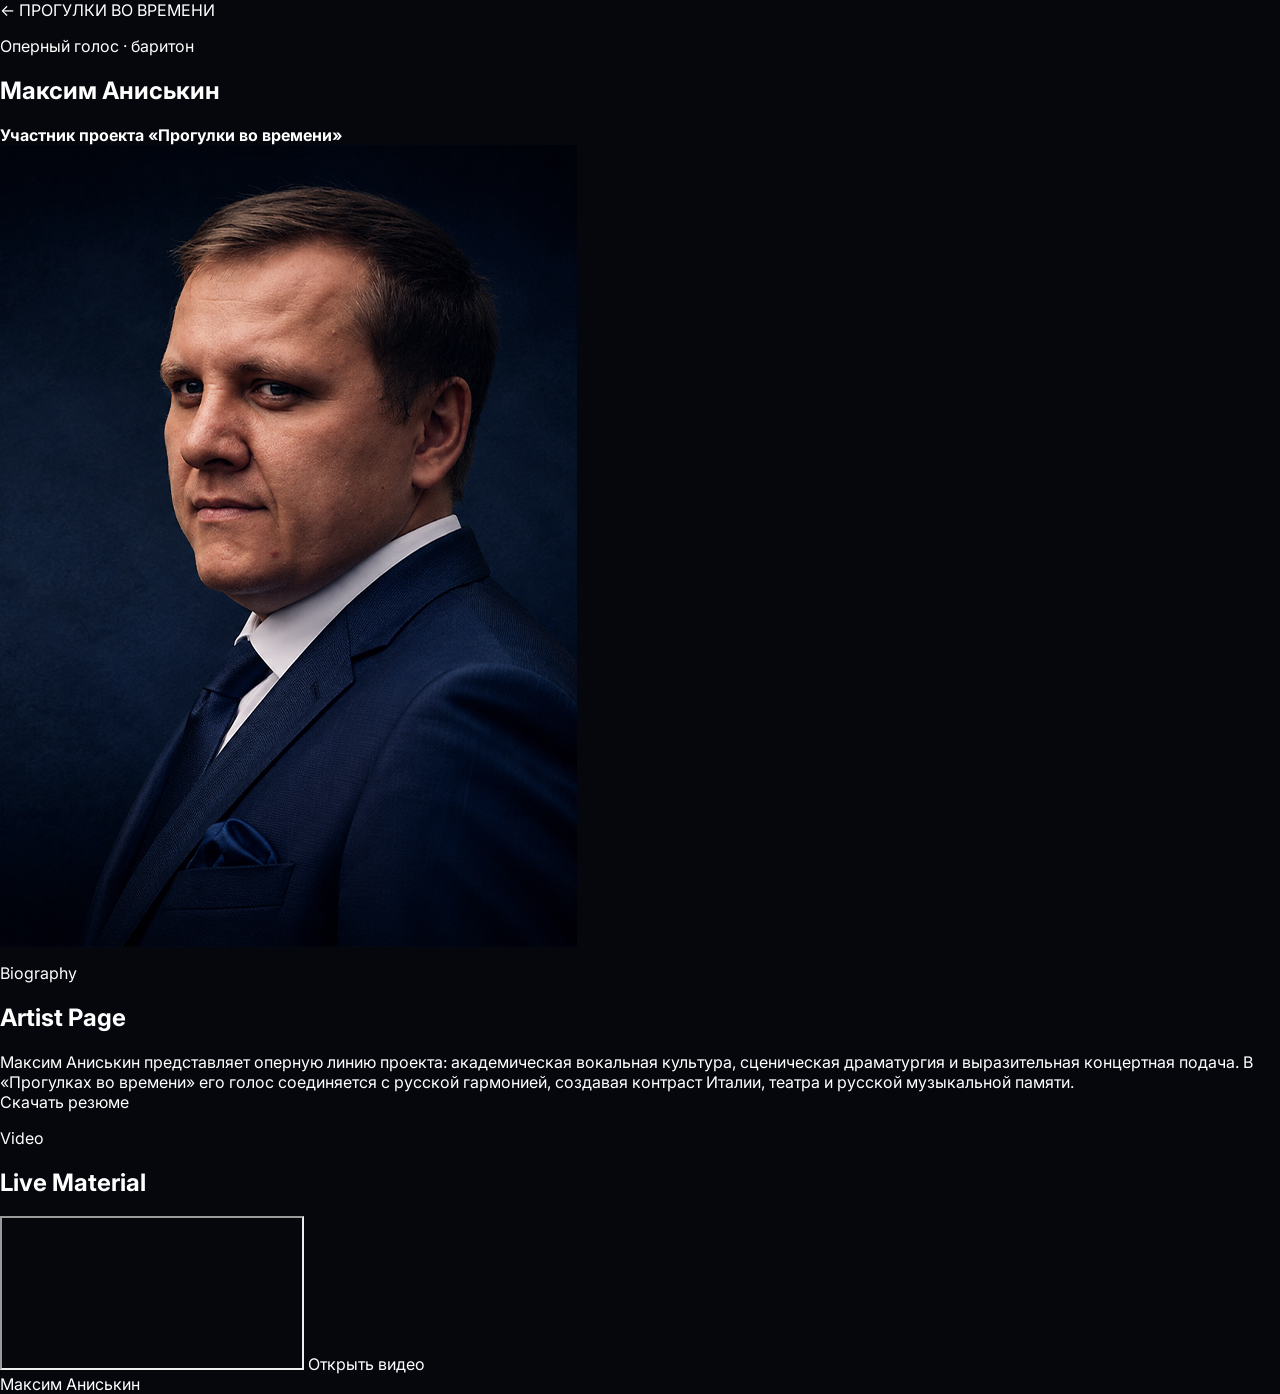
<file: maxim.html>
<!doctype html>
<html lang="ru">
<head>
  <meta charset="utf-8" />
  <meta name="viewport" content="width=device-width, initial-scale=1" />
  <title>Максим Аниськин — Прогулки во времени</title>
  <link rel="preconnect" href="https://fonts.googleapis.com"><link rel="preconnect" href="https://fonts.gstatic.com" crossorigin>
  <link href="https://fonts.googleapis.com/css2?family=Bebas+Neue&family=Cormorant+Garamond:wght@500;600;700&family=Inter:wght@500;700;900&display=swap" rel="stylesheet">
  <link rel="stylesheet" href="assets/css/style.css" />
</head>
<body class="detail-main">
  <a class="back-link" href="index.html#team"><span>←</span> ПРОГУЛКИ ВО ВРЕМЕНИ</a>
  <main>
    <section class="detail-hero">
      <div class="detail-hero-title">
        <p>Оперный голос · баритон</p>
        <h1>Максим Аниськин</h1>
        <strong>Участник проекта «Прогулки во времени»</strong>
      </div>
      <img class="detail-hero-img" src="assets/img/maxim-portrait.jpg" alt="Максим Аниськин">
    </section>
    <section class="detail-bio">
      <div class="detail-bio-inner">
        <p>Biography</p>
        <h2><span>Artist</span> Page</h2>
        <div class="text">Максим Аниськин представляет оперную линию проекта: академическая вокальная культура, сценическая драматургия и выразительная концертная подача. В «Прогулках во времени» его голос соединяется с русской гармонией, создавая контраст Италии, театра и русской музыкальной памяти.</div>
        <a class="download-link" href="assets/docs/maxim-resume.txt" download>Скачать резюме</a>
      </div>
    </section>
    <section class="detail-video">
      <div class="detail-bio-inner">
        <p>Video</p>
        <h2><span>Live</span> Material</h2>
        <iframe src="https://rutube.ru/play/embed/2a58822a5c43bfeaa76d5a758e88f588" allow="clipboard-write; autoplay" webkitAllowFullScreen mozallowfullscreen allowFullScreen></iframe>
        <a class="download-link" href="https://rutube.ru/video/2a58822a5c43bfeaa76d5a758e88f588/?r=wd" target="_blank" rel="noopener">Открыть видео</a>
      </div>
    </section>
    <footer class="detail-footer"><div><span>Максим</span> Аниськин</div></footer>
  </main>
  <script src="assets/js/app.js"></script>
</body>
</html>
</file>
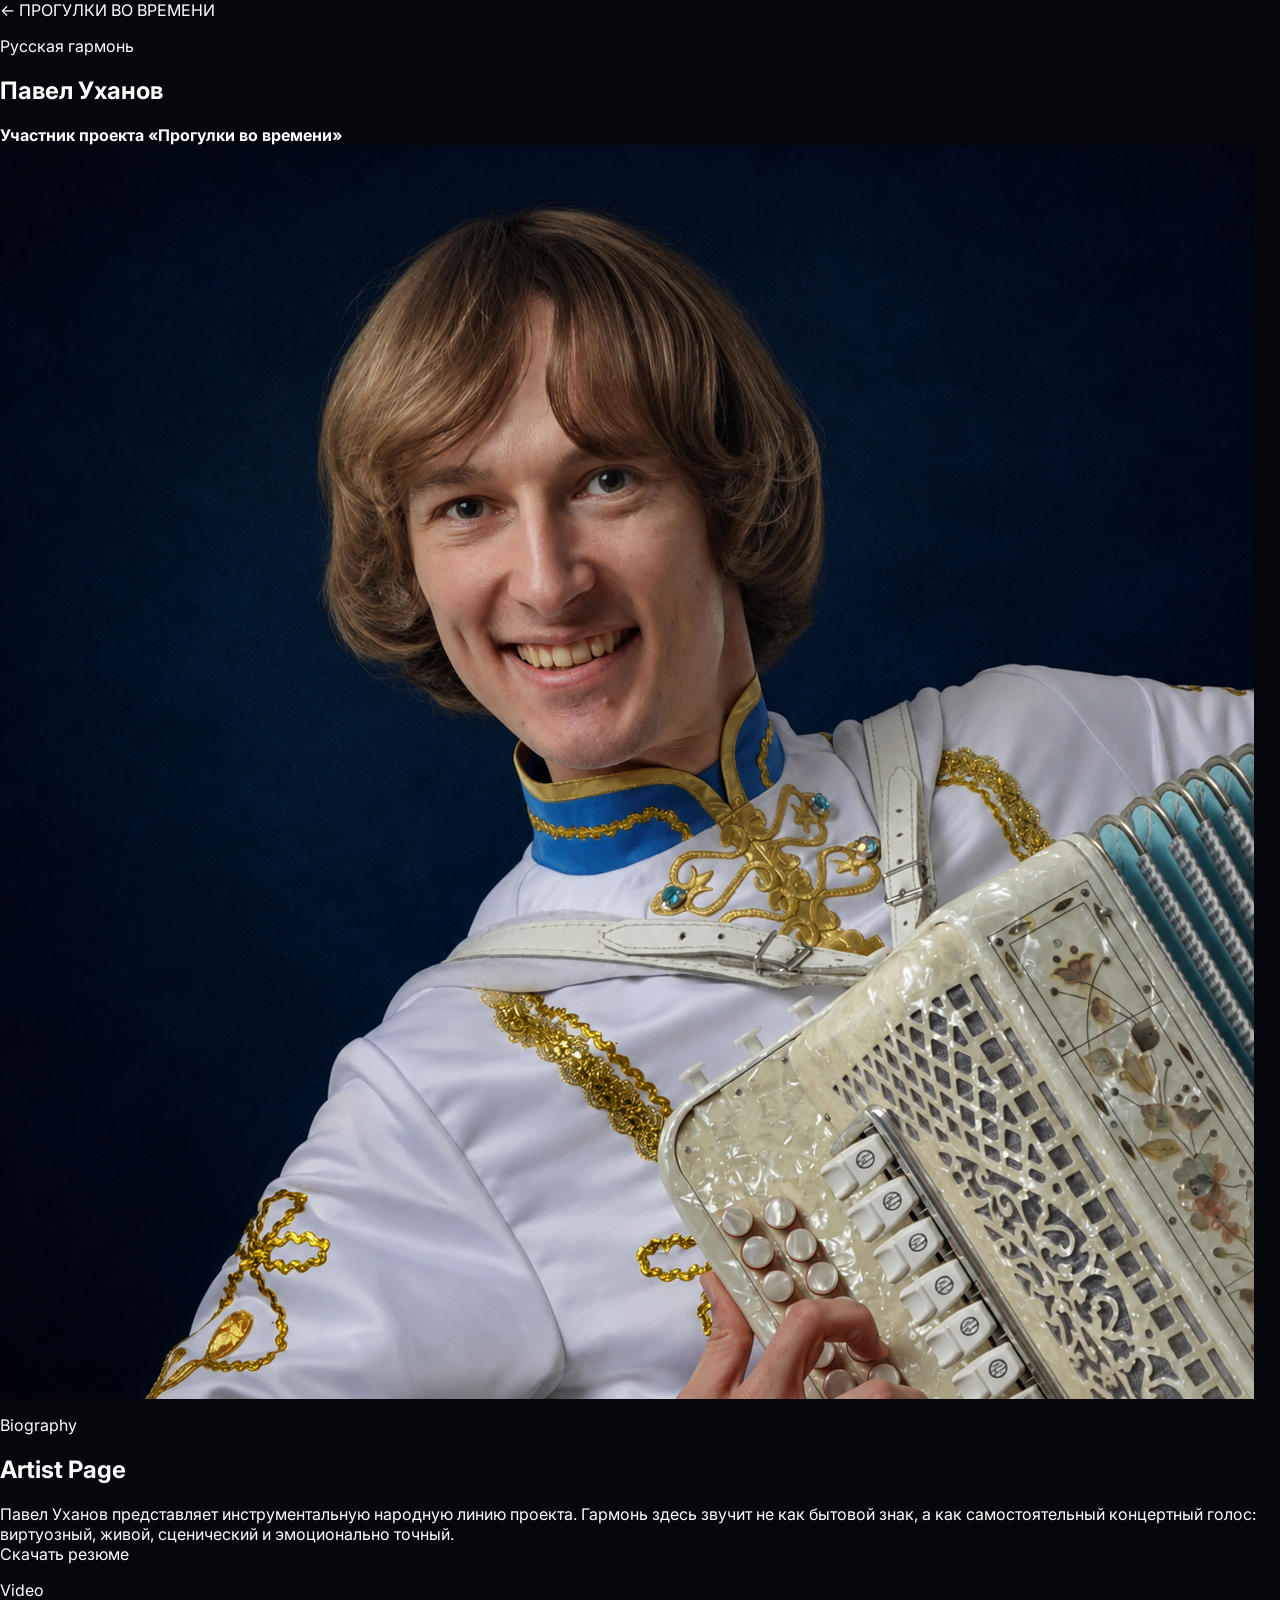
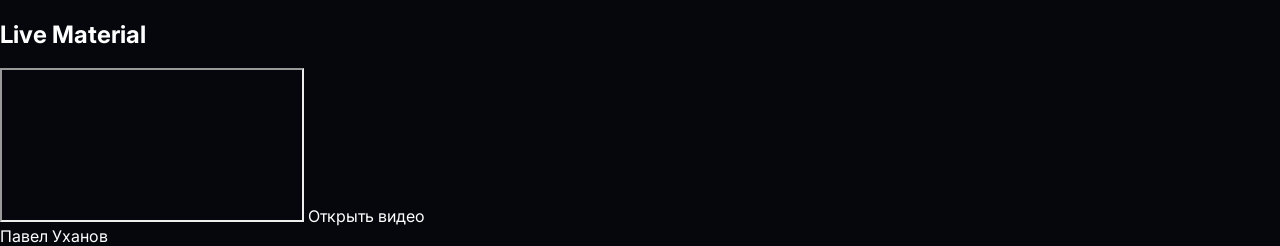
<file: pavel.html>
<!doctype html>
<html lang="ru">
<head>
  <meta charset="utf-8" />
  <meta name="viewport" content="width=device-width, initial-scale=1" />
  <title>Павел Уханов — Прогулки во времени</title>
  <link rel="preconnect" href="https://fonts.googleapis.com"><link rel="preconnect" href="https://fonts.gstatic.com" crossorigin>
  <link href="https://fonts.googleapis.com/css2?family=Bebas+Neue&family=Cormorant+Garamond:wght@500;600;700&family=Inter:wght@500;700;900&display=swap" rel="stylesheet">
  <link rel="stylesheet" href="assets/css/style.css" />
</head>
<body class="detail-main">
  <a class="back-link" href="index.html#team"><span>←</span> ПРОГУЛКИ ВО ВРЕМЕНИ</a>
  <main>
    <section class="detail-hero">
      <div class="detail-hero-title">
        <p>Русская гармонь</p>
        <h1>Павел Уханов</h1>
        <strong>Участник проекта «Прогулки во времени»</strong>
      </div>
      <img class="detail-hero-img" src="assets/img/pavel-portrait.png" alt="Павел Уханов">
    </section>
    <section class="detail-bio">
      <div class="detail-bio-inner">
        <p>Biography</p>
        <h2><span>Artist</span> Page</h2>
        <div class="text">Павел Уханов представляет инструментальную народную линию проекта. Гармонь здесь звучит не как бытовой знак, а как самостоятельный концертный голос: виртуозный, живой, сценический и эмоционально точный.</div>
        <a class="download-link" href="assets/docs/pavel-resume.txt" download>Скачать резюме</a>
      </div>
    </section>
    <section class="detail-video">
      <div class="detail-bio-inner">
        <p>Video</p>
        <h2><span>Live</span> Material</h2>
        <iframe src="https://rutube.ru/play/embed/30e8cfe0ebfea15d727f7c810b6c2136" allow="clipboard-write; autoplay" webkitAllowFullScreen mozallowfullscreen allowFullScreen></iframe>
        <a class="download-link" href="https://rutube.ru/video/30e8cfe0ebfea15d727f7c810b6c2136/" target="_blank" rel="noopener">Открыть видео</a>
      </div>
    </section>
    <footer class="detail-footer"><div><span>Павел</span> Уханов</div></footer>
  </main>
  <script src="assets/js/app.js"></script>
</body>
</html>
</file>
<file: assets/css/style.css>
:root{--black:#05070d;--white:#fff;--red:#9db7e6;--silver:#dbe4f2;--blue:#07172d;--deep:#020713;--ivory:#f4efe4;--mx:0;--my:0}*{box-sizing:border-box}html{background:var(--black)}html,body{margin:0;min-height:100%;font-family:Inter,Arial,sans-serif;color:var(--white);overflow-x:hidden}body{background:var(--black)}a{color:inherit;text-decoration:none}button{font:inherit;color:inherit;background:none;border:0;cursor:pointer}img{display:block;max-width:100%}.cursor-dot{position:fixed;left:0;top:0;width:12px;height:12px;border-radius:50%;background:#fff;z-index:500;pointer-events:none;mix-blend-mode:difference;transform:translate(-50%,-50%)}.preloader{position:fixed;inset:0;z-index:9999;background:radial-gradient(circle at center,#102f60 0%,#020713 72%);display:grid;place-items:center;color:var(--silver);overflow:hidden}.preloader-logo{position:relative;text-align:center;font-family:'Cormorant Garamond',serif;font-size:clamp(54px,9vw,170px);line-height:.82;letter-spacing:.05em;text-transform:uppercase;background:linear-gradient(90deg,#aeb8c6,#fff,#8d9db6);-webkit-background-clip:text;background-clip:text;color:transparent;text-shadow:0 30px 80px rgba(0,0,0,.4)}.preloader-logo span{font-size:.74em}.preloader-line{position:absolute;top:63%;width:48vw;height:1px;background:linear-gradient(90deg,transparent,#fff,transparent)}.preloader-sub{position:absolute;bottom:12vh;font-size:12px;letter-spacing:.45em;color:rgba(219,228,242,.62);text-transform:uppercase}.topbar{position:fixed;inset:0 0 auto 0;height:72px;z-index:100;display:flex;align-items:center;justify-content:space-between;padding:22px 30px;pointer-events:none;background:linear-gradient(to bottom,rgba(0,0,0,.45),rgba(0,0,0,0))}.brand,.topnav{pointer-events:auto}.brand{font-weight:900;font-size:22px;line-height:1;letter-spacing:-.04em;text-transform:uppercase}.brand span,.topnav a span{color:var(--red)}.topnav{display:flex;align-items:center;gap:22px;font-size:12px;font-weight:900;letter-spacing:.06em;text-transform:uppercase}.burger{width:34px;height:22px;display:flex;flex-direction:column;justify-content:space-between;padding:0}.burger span{display:block;height:3px;background:#fff}.hero-scene{position:relative;width:100vw;height:100vh;overflow:hidden;perspective:1800px;background:#07172d;isolation:isolate}.scene-camera{position:absolute;inset:0;transform-style:preserve-3d;transform:rotateY(calc(var(--mx)*4deg)) rotateX(calc(var(--my)*-3deg));transition:transform .18s linear;will-change:transform}.layer{position:absolute;user-select:none;-webkit-user-drag:none;pointer-events:none;max-width:none;object-fit:cover;transform-style:preserve-3d}.layer-bg{inset:0;width:100vw;height:100vh;object-fit:cover;object-position:center;transform:translateZ(-300px) scale(1.15);filter:brightness(.72) contrast(1.08) saturate(.95)}.hero-scene:after{content:"";position:absolute;inset:0;background:radial-gradient(circle at center,rgba(12,50,110,.08),rgba(0,0,0,.55));z-index:4;pointer-events:none}.hero-title{position:absolute;left:4vw;bottom:10vh;transform:translateZ(420px);z-index:10;font-family:'Cormorant Garamond',serif;font-size:clamp(78px,12vw,230px);line-height:.76;letter-spacing:.02em;text-transform:uppercase;white-space:nowrap;background:linear-gradient(100deg,#8998ad,#fff,#b9c6d8,#6e7e95);-webkit-background-clip:text;background-clip:text;color:transparent;text-shadow:0 26px 80px rgba(0,0,0,.35);pointer-events:none}.hero-title span{font-size:.83em}.hero-copy{position:absolute;left:30px;bottom:36px;z-index:30;max-width:380px;text-transform:uppercase;color:#fff;font-weight:900;letter-spacing:-.04em}.hero-copy .kicker{margin:0 0 8px;color:var(--red);font-size:34px;line-height:.9}.hero-copy p:last-child{margin:0;font-size:16px;line-height:1.2;letter-spacing:.01em}.hero-meta{position:absolute;right:30px;bottom:34px;z-index:40;display:grid;gap:8px;text-align:right;font-size:12px;font-weight:900;letter-spacing:.24em;color:rgba(255,255,255,.72);text-transform:uppercase}.scroll-next{position:absolute;right:30px;top:50%;z-index:40;font-size:12px;font-weight:900;letter-spacing:.22em;color:#fff;text-transform:uppercase;writing-mode:vertical-rl}.ticker-section{height:74px;background:#dbe4f2;color:#07172d;overflow:hidden;display:flex;align-items:center}.ticker-track{white-space:nowrap;font-size:14px;font-weight:900;letter-spacing:.22em;text-transform:uppercase;animation:ticker 25s linear infinite}@keyframes ticker{from{transform:translateX(0)}to{transform:translateX(-50%)}}.about-section{min-height:100vh;display:grid;grid-template-columns:30% 70%;background:var(--ivory);color:#111;padding:10vh 5vw;overflow:hidden}.about-title{font-size:clamp(70px,10vw,180px);line-height:.78;font-weight:900;letter-spacing:-.08em;text-transform:uppercase;writing-mode:vertical-rl;transform:rotate(180deg)}.about-title span{color:#0b2c5f}.about-title strong{color:#fff;-webkit-text-stroke:2px #111}.about-copy{align-self:center;max-width:1080px;font-size:clamp(32px,4vw,78px);line-height:.95;font-weight:900;letter-spacing:-.06em;text-transform:uppercase}.about-copy p{margin:0 0 .45em}.about-copy span{color:#0b2c5f}.about-copy b{color:#fff;background:#0b2c5f;padding:0 .12em}.projection-section{min-height:112vh;position:relative;overflow:hidden;background:#050505;color:#fff;display:grid;grid-template-columns:44% 56%;align-items:center;padding:8vh 5vw;perspective:1800px;isolation:isolate}.projection-section.ivory{background:#f4efe4;color:#080808}.projection-bg{position:absolute;inset:0;z-index:-2}.projection-bg img{width:100%;height:100%;object-fit:cover}.projection-section.ivory .projection-bg{opacity:.14}.projection-section.dark .projection-bg{opacity:.34}.projection-section.dark:after{content:"";position:absolute;inset:0;background:linear-gradient(90deg,rgba(0,0,0,.85),rgba(0,0,0,.2));z-index:-1}.projection-scene{position:relative;height:86vh;transform-style:preserve-3d;display:grid;place-items:end center}.projection-figure{max-height:86vh;max-width:100%;object-fit:contain;transform:rotateY(calc(var(--mx)*5deg)) rotateX(calc(var(--my)*-4deg)) translateZ(160px);box-shadow:0 35px 120px rgba(0,0,0,.35)}.projection-copy{text-transform:uppercase;position:relative;z-index:5}.projection-copy p{font-size:14px;letter-spacing:.34em;font-weight:900;color:#8fb0e8}.projection-title{margin:0;font-family:'Bebas Neue',Impact,sans-serif;font-size:clamp(80px,12vw,220px);line-height:.74;letter-spacing:-.03em}.projection-title span{color:#8fb0e8}.projection-copy strong,.projection-copy em{display:block;font-style:normal;font-weight:900;font-size:clamp(24px,3vw,54px);line-height:.95;letter-spacing:-.055em;max-width:760px}.projection-copy em{color:#8fb0e8;margin-top:22px}.team-section{min-height:100vh;background:#050505;color:#fff;position:relative;padding:10vh 4vw;overflow:hidden}.team-bg-title{position:absolute;inset:8vh 0 auto 0;text-align:center;font-size:clamp(90px,18vw,320px);line-height:.75;font-weight:900;letter-spacing:-.09em;text-transform:uppercase;opacity:.13;pointer-events:none}.team-bg-title span{color:#8fb0e8}.team-head{position:relative;z-index:2;margin-bottom:7vh}.team-head p{color:#8fb0e8;font-size:14px;letter-spacing:.3em;text-transform:uppercase}.team-head h2{font-size:clamp(60px,10vw,180px);line-height:.8;margin:0;letter-spacing:-.08em;text-transform:uppercase}.team-head h2 span{color:#8fb0e8}.team-grid{position:relative;z-index:3;display:grid;grid-template-columns:repeat(2,1fr);gap:22px}.team-card{position:relative;display:block;height:74vh;overflow:hidden;color:#fff;background:#111;transition:transform .28s cubic-bezier(.16,1,.3,1);transform-style:preserve-3d}.team-card img{width:100%;height:100%;object-fit:cover;transition:transform 1.2s cubic-bezier(.16,1,.3,1)}.team-card::after{content:"";position:absolute;inset:0;border:1px solid rgba(255,255,255,.35);pointer-events:none;background:linear-gradient(to top,rgba(0,0,0,.65),transparent 52%)}.team-card:hover img{transform:scale(1.04)}.team-card h3{position:absolute;left:28px;bottom:60px;z-index:3;margin:0;font-size:42px;line-height:.9;letter-spacing:-.04em;text-transform:uppercase}.team-card p{position:absolute;left:28px;bottom:28px;z-index:3;margin:0;color:#8fb0e8;font-size:13px;letter-spacing:.25em;text-transform:uppercase}.horizontal-section{height:100vh;position:relative;background:#050505;color:#fff;overflow:hidden;margin:0}.horizontal-sticky{height:100vh;overflow:hidden;position:relative;contain:paint}.horizontal-head{position:absolute;left:4vw;top:8vh;z-index:5;text-transform:uppercase;font-weight:900;letter-spacing:-.06em}.horizontal-head span{display:block;color:#8fb0e8;font-size:15px;letter-spacing:.3em}.horizontal-head strong{display:block;font-size:clamp(58px,9vw,160px);line-height:.78}.horizontal-track{height:100vh;display:flex;flex-wrap:nowrap;align-items:stretch;gap:0;padding:0;width:max-content;will-change:transform}.h-panel{width:100vw;height:100vh;flex:0 0 100vw;display:grid;grid-template-columns:42% 58%;align-items:end;gap:3vw;padding:9vh 6vw 8vh 8vw;position:relative;overflow:hidden}.h-panel.red{background:#0a2d64}.h-panel.black{background:#050505}.h-panel.ivory{background:#f4efe4;color:#111}.h-panel>span{position:absolute;left:4vw;top:4vw;font-size:14px;font-weight:900;letter-spacing:.25em}.h-panel h2{margin:0;font-size:clamp(70px,10vw,180px);line-height:.75;letter-spacing:-.08em;text-transform:uppercase}.h-panel p{margin:0 0 1rem;font-size:clamp(18px,2vw,36px);line-height:1;font-weight:900;text-transform:uppercase;letter-spacing:-.04em}.h-panel img{position:absolute;right:0;top:0;width:58%;height:100%;object-fit:cover;opacity:.72}.h-panel h2,.h-panel p,.h-panel>span,.h-arrow{position:relative;z-index:3}.h-arrow{position:absolute;right:4vw;top:4vh;z-index:6;font-size:clamp(60px,8vw,140px);line-height:1}.poster-section{min-height:100vh;position:relative;background:#111;color:#fff;display:grid;grid-template-columns:42% 58%;align-items:center;gap:4vw;padding:10vh 4vw;overflow:hidden}.poster-section img{width:100%;height:82vh;object-fit:cover}.poster-card{text-transform:uppercase}.poster-card p{margin:0 0 1rem;color:#8fb0e8;font-size:14px;font-weight:900;letter-spacing:.34em}.poster-card h2{margin:0;font-size:clamp(80px,12vw,210px);line-height:.72;letter-spacing:-.09em}.poster-card h2 span{color:#8fb0e8}.poster-info{margin-top:4vh;display:grid;gap:8px;font-weight:900;font-size:clamp(24px,3vw,56px);line-height:.9;letter-spacing:-.05em}.poster-info span{color:#8fb0e8}.video-section{min-height:100vh;background:#050505;color:#fff;display:grid;grid-template-columns:60% 40%;gap:4vw;align-items:center;padding:10vh 4vw}.video-box{position:relative}.video-box img{width:100%;height:70vh;object-fit:cover;background:#111}.play-button{position:absolute;left:50%;top:50%;transform:translate(-50%,-50%);width:132px;height:132px;border-radius:50%;border:1px solid rgba(255,255,255,.8);background:rgba(255,255,255,.08);backdrop-filter:blur(12px);font-weight:900;letter-spacing:.2em}.video-copy{text-transform:uppercase}.video-copy p{color:#8fb0e8;font-size:14px;font-weight:900;letter-spacing:.3em}.video-copy h2{font-size:clamp(60px,8vw,150px);line-height:.78;margin:0 0 24px;letter-spacing:-.08em}.video-copy h2 span{color:#8fb0e8}.video-copy strong{display:block;font-size:28px;line-height:1;margin-bottom:24px}.video-copy>span{display:block;font-size:20px;line-height:1.15;max-width:540px}.contact-section{min-height:100vh;background:#07172d;color:#fff;display:grid;grid-template-columns:55% 45%;align-items:center;padding:10vh 5vw;text-transform:uppercase}.contact-title p{color:#8fb0e8;letter-spacing:.34em;font-weight:900}.contact-title h2{font-size:clamp(70px,10vw,180px);line-height:.76;letter-spacing:-.08em;margin:0}.contact-title h2 span{color:#8fb0e8}.contact-copy p{font-size:clamp(24px,3vw,52px);line-height:.95;font-weight:900;letter-spacing:-.05em}.contact-btn{display:inline-flex;margin-top:32px;padding:18px 28px;border:1px solid rgba(255,255,255,.3);border-radius:999px;letter-spacing:.18em;font-size:13px;font-weight:900}.footer{height:55vh;background:#dbe4f2;color:#07172d;display:flex;align-items:center;justify-content:center;overflow:hidden}.footer div{font-size:clamp(80px,18vw,300px);font-family:'Cormorant Garamond',serif;font-weight:700;line-height:.72;letter-spacing:-.06em;text-transform:uppercase;text-align:center}.footer span{color:#fff;-webkit-text-stroke:1px #07172d}.reveal-up{opacity:0;transform:translateY(60px)}.menu-curtains{position:fixed;inset:0;z-index:1000;display:grid;place-items:center;overflow:hidden;pointer-events:none;visibility:hidden;color:#fff;background:rgba(0,0,0,.28)}.menu-curtains.is-open{pointer-events:auto;visibility:visible}.menu-glass{position:absolute;top:0;width:52vw;height:100%;background:rgba(15,15,15,.72);backdrop-filter:blur(26px) saturate(1.22);border:1px solid rgba(255,255,255,.18);transition:transform .9s cubic-bezier(.16,1,.3,1)}.menu-glass-left{left:0;transform:translateX(-102%)}.menu-glass-right{right:0;transform:translateX(102%)}.menu-curtains.is-open .menu-glass-left,.menu-curtains.is-open .menu-glass-right{transform:translateX(0)}.menu-center{position:relative;z-index:4;text-align:center;text-transform:uppercase;opacity:0;transform:translateY(40px) scale(.96);transition:.75s cubic-bezier(.16,1,.3,1) .18s}.menu-curtains.is-open .menu-center{opacity:1;transform:none}.menu-center p{margin:0 0 12px;color:#8fb0e8;font-weight:900;font-size:13px;letter-spacing:.38em}.menu-center h2{margin:0 0 4vh;font-size:clamp(70px,15vw,260px);line-height:.72;letter-spacing:-.09em}.menu-center h2 span,.menu-center nav a span{color:#8fb0e8}.menu-center nav{display:grid;gap:10px}.menu-center nav a{font-weight:900;font-size:clamp(30px,4vw,76px);line-height:.82;letter-spacing:-.06em}.menu-socials{margin-top:5vh;color:rgba(255,255,255,.72);font-size:13px;letter-spacing:.25em}.menu-close{position:absolute;right:34px;top:28px;z-index:7;color:#fff;font-weight:900;text-transform:uppercase;letter-spacing:.12em;padding:12px 18px;border:1px solid rgba(255,255,255,.24);background:rgba(255,255,255,.06);backdrop-filter:blur(12px)}body.menu-open{overflow:hidden}@media(max-width:900px){.topnav a{display:none}.hero-title{font-size:clamp(62px,18vw,140px);left:5vw;bottom:16vh}.hero-meta{display:none}.about-section,.projection-section,.video-section,.poster-section,.contact-section{grid-template-columns:1fr}.about-title{writing-mode:initial;transform:none;margin-bottom:6vh}.team-grid{grid-template-columns:1fr}.h-panel{grid-template-columns:1fr}.h-panel img{width:100%;opacity:.38}.poster-section img,.video-box img{height:62vh}.cursor-dot{display:none}}
</file>
